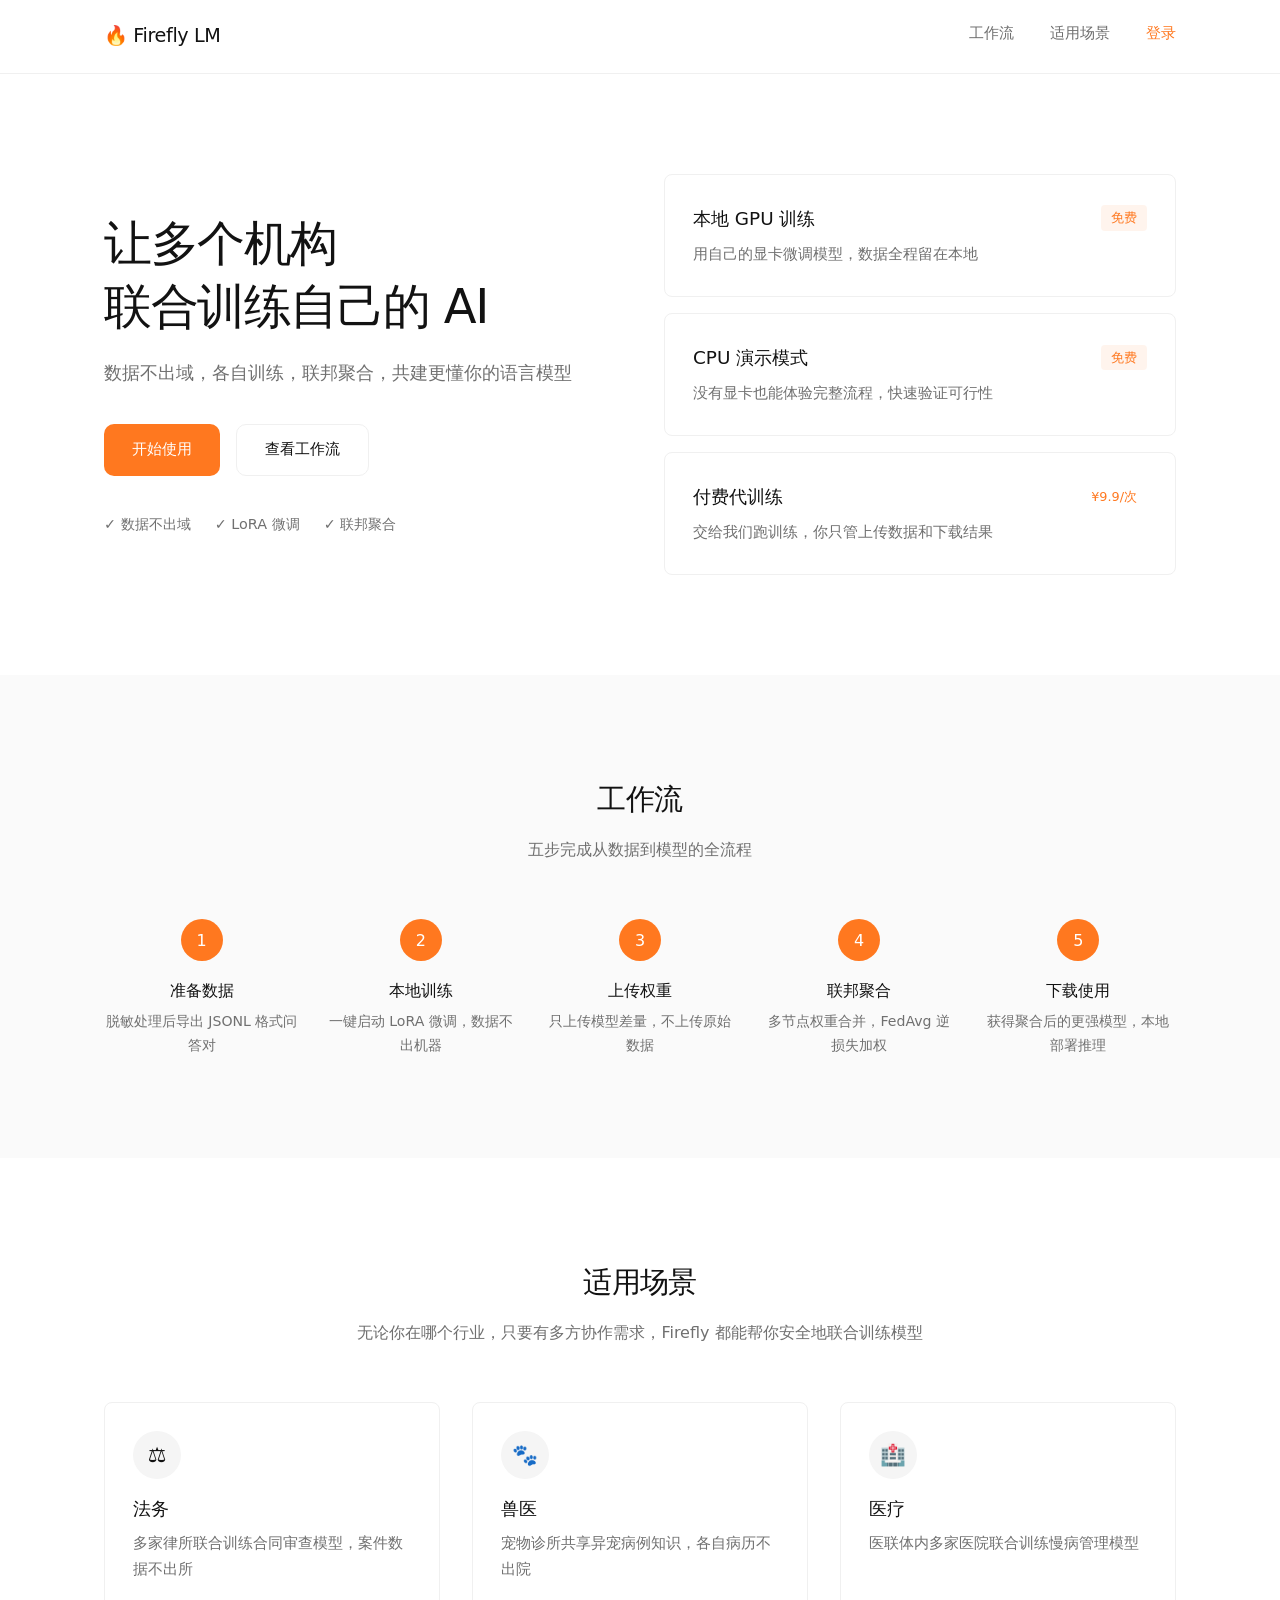
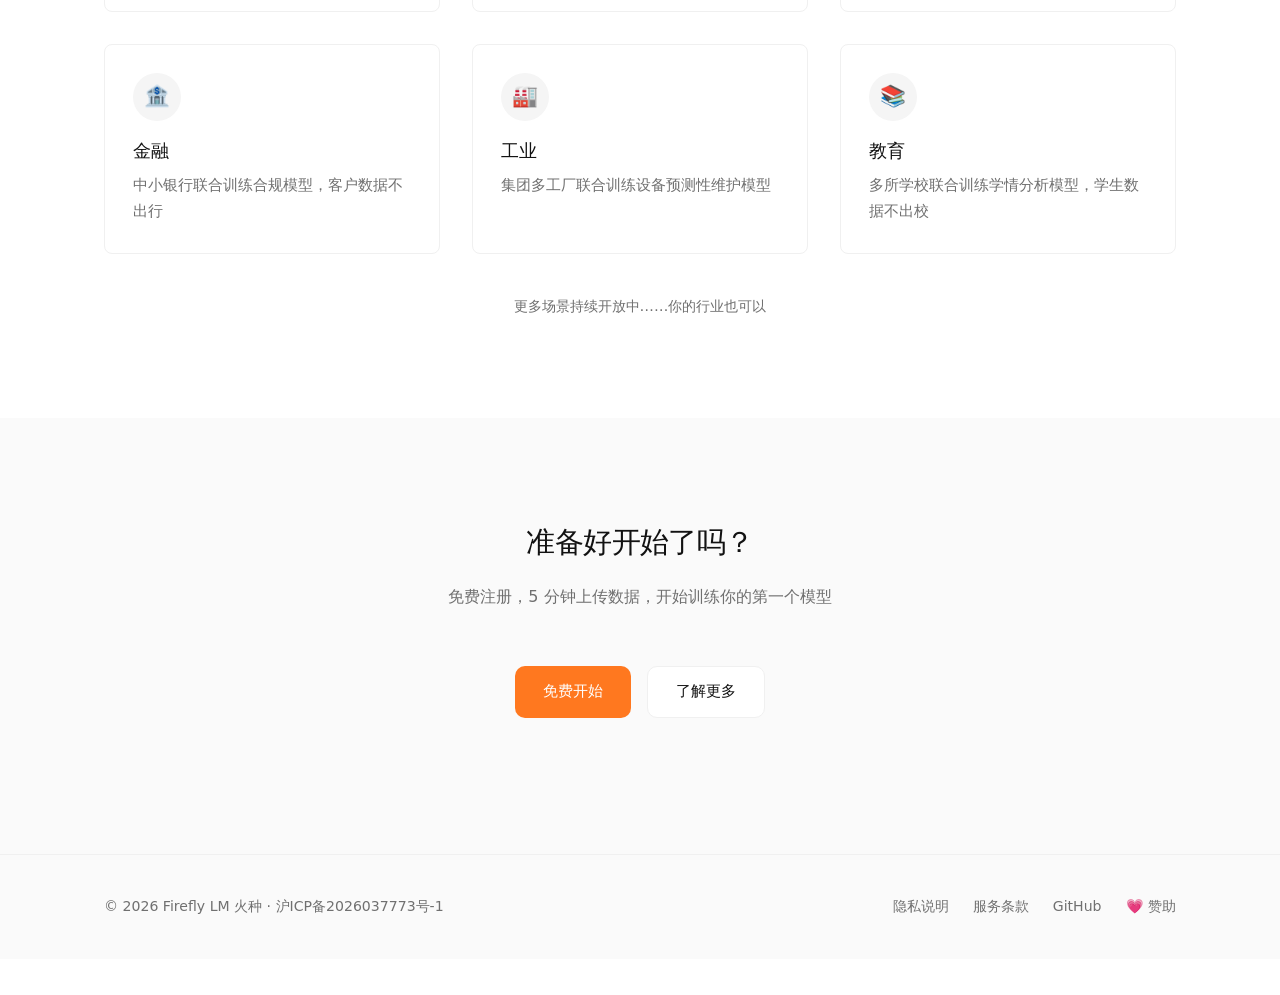
<file: index.html>
<!DOCTYPE html>
<html lang="zh">
<head>
  <meta charset="UTF-8">
  <meta name="viewport" content="width=device-width, initial-scale=1.0">
  <meta name="description" content="Firefly LM 火种 - 让多个机构在不共享原始数据的前提下联合训练自己的 AI 模型。数据不出域，联邦聚合，共建更懂你的语言模型。">
  <meta name="keywords" content="联邦学习,LoRA微调,隐私保护,AI训练,Firefly LM,火种">
  <title>🔥 火种 Firefly LM — 让多个机构联合训练自己的 AI</title>
  <link rel="icon" href="data:image/svg+xml,<svg xmlns='http://www.w3.org/2000/svg' viewBox='0 0 100 100'><text y='.9em' font-size='90'>🔥</text></svg>">
  <link rel="stylesheet" href="style.css">
</head>
<body>

  <!-- ========== 导航栏 ========== -->
  <nav class="nav">
    <div class="container nav-inner">
      <a href="/" class="nav-logo">🔥 Firefly LM</a>
      <div class="nav-menu">
        <a href="#workflow">工作流</a>
        <a href="#scenes">适用场景</a>
        <a href="#" class="nav-login" onclick="openLogin()">登录</a>
      </div>
    </div>
  </nav>

  <!-- ========== Hero 首屏 ========== -->
  <section class="section section--light">
    <div class="container grid grid--hero">
      <div class="hero__left">
        <h1 class="hero__title">让多个机构<br>联合训练自己的 AI</h1>
        <p class="hero__subtitle">数据不出域，各自训练，联邦聚合，共建更懂你的语言模型</p>
        <div class="hero__actions">
          <a href="#" class="btn btn--primary" onclick="openLogin()">开始使用</a>
          <a href="#workflow" class="btn btn--secondary">查看工作流</a>
        </div>
        <div class="hero__meta">
          <span class="hero__meta-item">✓ 数据不出域</span>
          <span class="hero__meta-item">✓ LoRA 微调</span>
          <span class="hero__meta-item">✓ 联邦聚合</span>
        </div>
      </div>
      <div class="hero__right">
        <div class="card mode-card">
          <div class="mode-card__header">
            <h3>本地 GPU 训练</h3>
            <span class="tag tag--free">免费</span>
          </div>
          <p>用自己的显卡微调模型，数据全程留在本地</p>
        </div>
        <div class="card mode-card">
          <div class="mode-card__header">
            <h3>CPU 演示模式</h3>
            <span class="tag tag--free">免费</span>
          </div>
          <p>没有显卡也能体验完整流程，快速验证可行性</p>
        </div>
        <div class="card mode-card">
          <div class="mode-card__header">
            <h3>付费代训练</h3>
            <span class="tag tag--price">¥9.9/次</span>
          </div>
          <p>交给我们跑训练，你只管上传数据和下载结果</p>
        </div>
      </div>
    </div>
  </section>

  <!-- ========== 工作流 ========== -->
  <section id="workflow" class="section section--gray">
    <div class="container">
      <h2 class="section__title">工作流</h2>
      <p class="section__desc">五步完成从数据到模型的全流程</p>
      <div class="grid grid--workflow">
        <div class="step">
          <span class="step__number">1</span>
          <h3>准备数据</h3>
          <p>脱敏处理后导出 JSONL 格式问答对</p>
        </div>
        <div class="step">
          <span class="step__number">2</span>
          <h3>本地训练</h3>
          <p>一键启动 LoRA 微调，数据不出机器</p>
        </div>
        <div class="step">
          <span class="step__number">3</span>
          <h3>上传权重</h3>
          <p>只上传模型差量，不上传原始数据</p>
        </div>
        <div class="step">
          <span class="step__number">4</span>
          <h3>联邦聚合</h3>
          <p>多节点权重合并，FedAvg 逆损失加权</p>
        </div>
        <div class="step">
          <span class="step__number">5</span>
          <h3>下载使用</h3>
          <p>获得聚合后的更强模型，本地部署推理</p>
        </div>
      </div>
    </div>
  </section>

  <!-- ========== 适用场景 ========== -->
  <section id="scenes" class="section section--light">
    <div class="container">
      <h2 class="section__title">适用场景</h2>
      <p class="section__desc">无论你在哪个行业，只要有多方协作需求，Firefly 都能帮你安全地联合训练模型</p>
      <div class="grid grid--3">
        <div class="card scenario-card">
          <div class="scenario-icon">⚖️</div>
          <h3>法务</h3>
          <p>多家律所联合训练合同审查模型，案件数据不出所</p>
        </div>
        <div class="card scenario-card">
          <div class="scenario-icon">🐾</div>
          <h3>兽医</h3>
          <p>宠物诊所共享异宠病例知识，各自病历不出院</p>
        </div>
        <div class="card scenario-card">
          <div class="scenario-icon">🏥</div>
          <h3>医疗</h3>
          <p>医联体内多家医院联合训练慢病管理模型</p>
        </div>
        <div class="card scenario-card">
          <div class="scenario-icon">🏦</div>
          <h3>金融</h3>
          <p>中小银行联合训练合规模型，客户数据不出行</p>
        </div>
        <div class="card scenario-card">
          <div class="scenario-icon">🏭</div>
          <h3>工业</h3>
          <p>集团多工厂联合训练设备预测性维护模型</p>
        </div>
        <div class="card scenario-card">
          <div class="scenario-icon">📚</div>
          <h3>教育</h3>
          <p>多所学校联合训练学情分析模型，学生数据不出校</p>
        </div>
      </div>
      <p class="section__footnote">更多场景持续开放中……你的行业也可以</p>
    </div>
  </section>

  <!-- ========== CTA 区块 ========== -->
  <section class="section section--gray">
    <div class="container cta-center">
      <h2 class="section__title">准备好开始了吗？</h2>
      <p class="section__desc">免费注册，5 分钟上传数据，开始训练你的第一个模型</p>
      <div class="hero__actions" style="justify-content:center;">
        <a href="#" class="btn btn--primary" onclick="openLogin()">免费开始</a>
        <a href="#scenes" class="btn btn--secondary">了解更多</a>
      </div>
    </div>
  </section>

  <!-- ========== 页脚 ========== -->
  <footer class="footer">
    <div class="container footer-inner">
      <p class="footer-text">© 2026 Firefly LM 火种 · <a href="https://beian.miit.gov.cn" target="_blank" rel="noopener" class="footer-icp">沪ICP备2026037773号-1</a></p>
      <div class="footer-links">
        <a href="javascript:openPrivacy()" class="footer-link">隐私说明</a>
        <a href="#" class="footer-link">服务条款</a>
        <a href="https://github.com/firefly-lm-org" target="_blank" rel="noopener" class="footer-link">GitHub</a>
        <a href="https://ifdian.net/a/firefly-lm" target="_blank" rel="noopener" class="footer-link">💗 赞助</a>
      </div>
    </div>
  </footer>

  <!-- ========== 登录弹窗 ========== -->
  <div id="loginModal" class="modal">
    <div class="modal-overlay" onclick="closeModal()"></div>
    <div class="modal-box">
      <span class="modal-close" onclick="closeModal()">×</span>
      <h3 class="modal-title">登录 Firefly LM</h3>
      <p class="modal-sub">使用用户名登录或注册新账号</p>
      <div class="modal-form" id="loginForm">
        <input type="text" placeholder="用户名" class="modal-input" id="loginEmail" autocomplete="username">
        <input type="password" placeholder="密码" class="modal-input" id="loginPwd">
        <button class="btn btn--primary btn--full" onclick="handleLogin()">登录</button>
        <p class="modal-switch">没有账号？<a href="javascript:switchToRegister()">注册</a></p>
      </div>
      <div class="modal-form" id="registerForm" style="display:none;">
        <input type="text" placeholder="设置用户名" class="modal-input" id="regEmail" autocomplete="username">
        <input type="password" placeholder="密码（至少 6 位）" class="modal-input" id="regPwd">
        <input type="password" placeholder="确认密码" class="modal-input" id="regPwd2">
        <button class="btn btn--primary btn--full" onclick="handleRegister()">注册</button>
        <p class="modal-switch">已有账号？<a href="javascript:switchToLogin()">登录</a></p>
      </div>
    </div>
  </div>

  <!-- ========== 隐私弹窗 ========== -->
  <div id="privacyModal" class="modal">
    <div class="modal-overlay" onclick="closeModal()"></div>
    <div class="modal-box modal-box--large">
      <span class="modal-close" onclick="closeModal()">×</span>
      <h3 class="modal-title">隐私说明</h3>
      <div class="privacy-content">
        <h4>本地 GPU 训练</h4>
        <p>您的原始训练数据始终保留在本地，Firefly 只接收模型权重差量（LoRA adapter），无法还原原始数据。数据不出本机。</p>
        <h4>CPU 演示模式</h4>
        <p>使用此模式时，您的训练数据需上传至服务器进行 CPU 训练。训练完成后，您可选择删除服务器上的数据副本。我们不会将您的数据用于训练以外的任何目的。</p>
        <h4>付费代训练</h4>
        <p>使用此模式时，您的数据将上传至服务器并由 GPU 完成训练。训练完成后数据将被清除。所有数据传输均通过加密通道完成。</p>
        <h4>联邦聚合</h4>
        <p>多节点上传的权重在服务器端做 FedAvg 聚合，聚合后的模型分发给所有参与者。无论哪种训练模式，上传的均为模型权重差量，非原始数据。</p>
        <h4>可随时退出</h4>
        <p>您可以随时停止参与联邦训练，删除已上传的权重，并清除账户关联的所有数据。</p>
        <h4>审计日志</h4>
        <p>所有数据上传、聚合、下载操作均有完整审计记录，您可随时在工作台查看。</p>
      </div>
    </div>
  </div>

  <script src="api.js"></script>
</body>
</html>
</file>
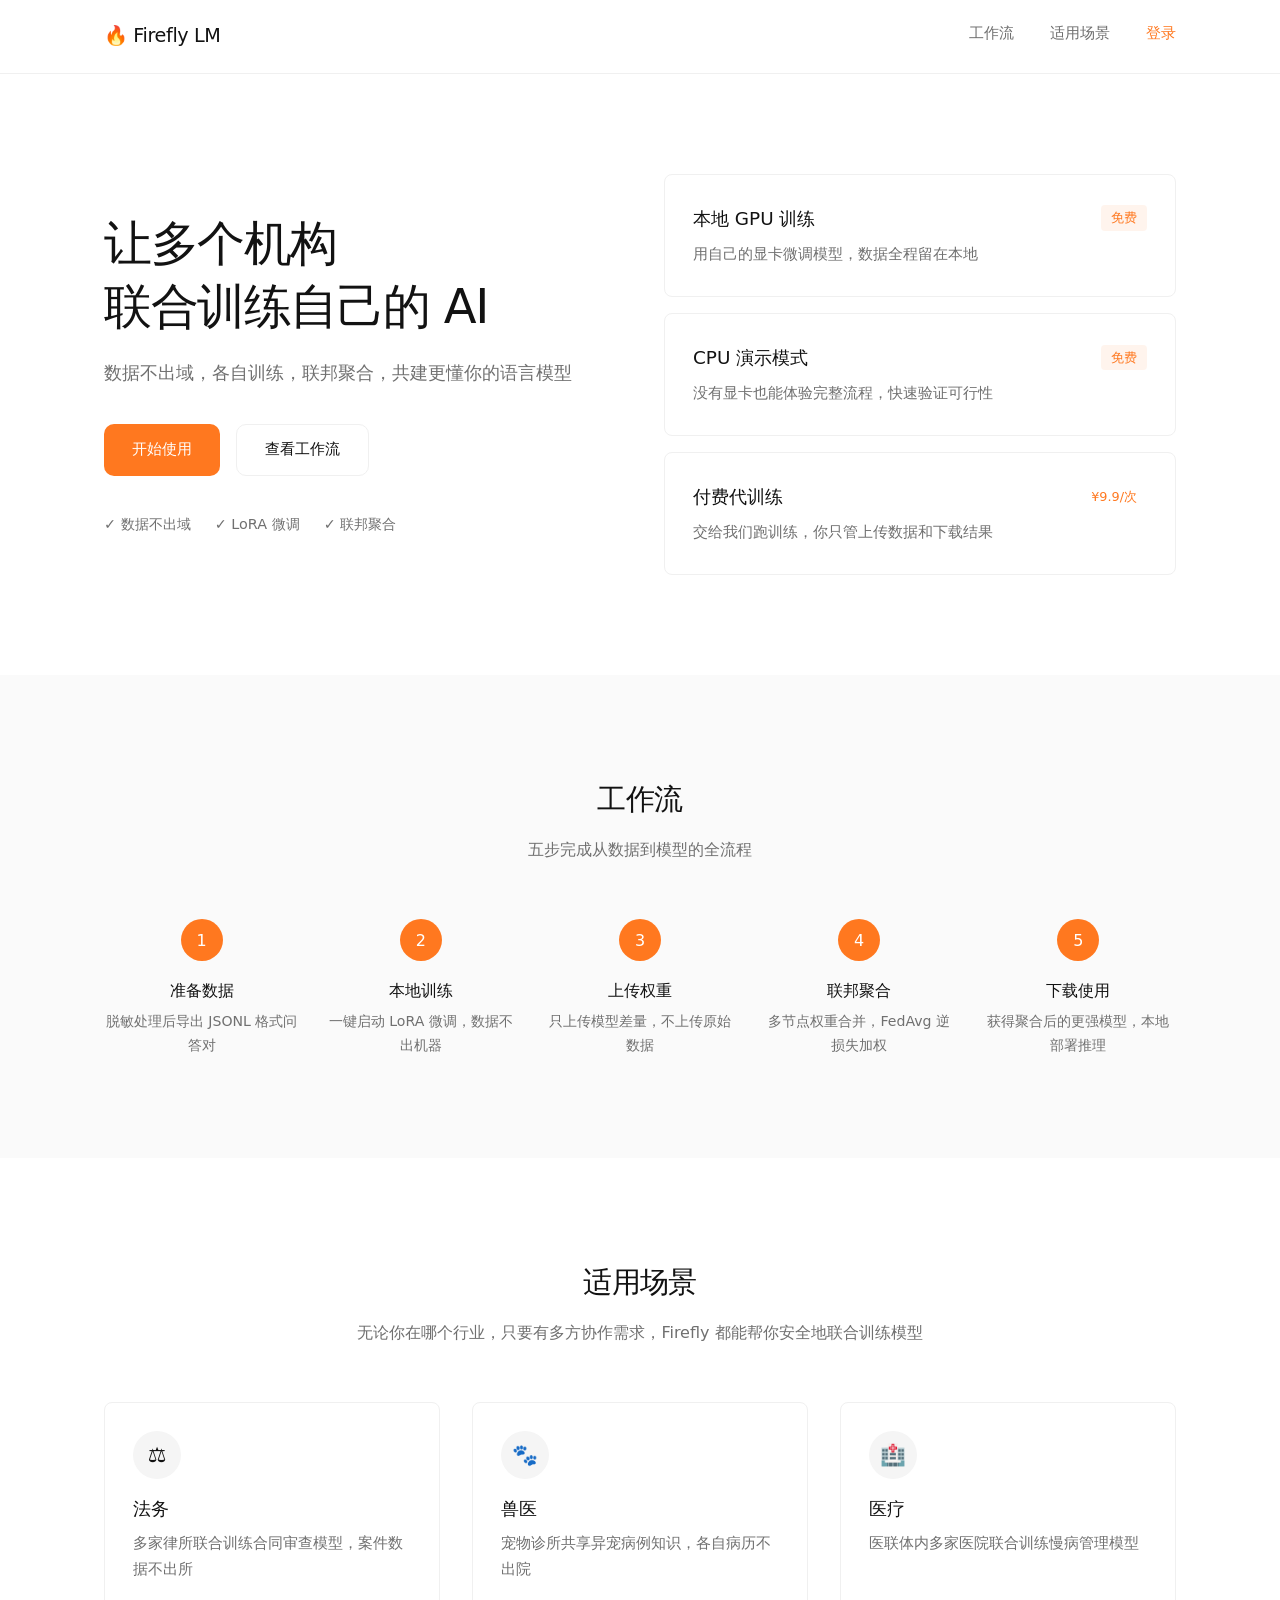
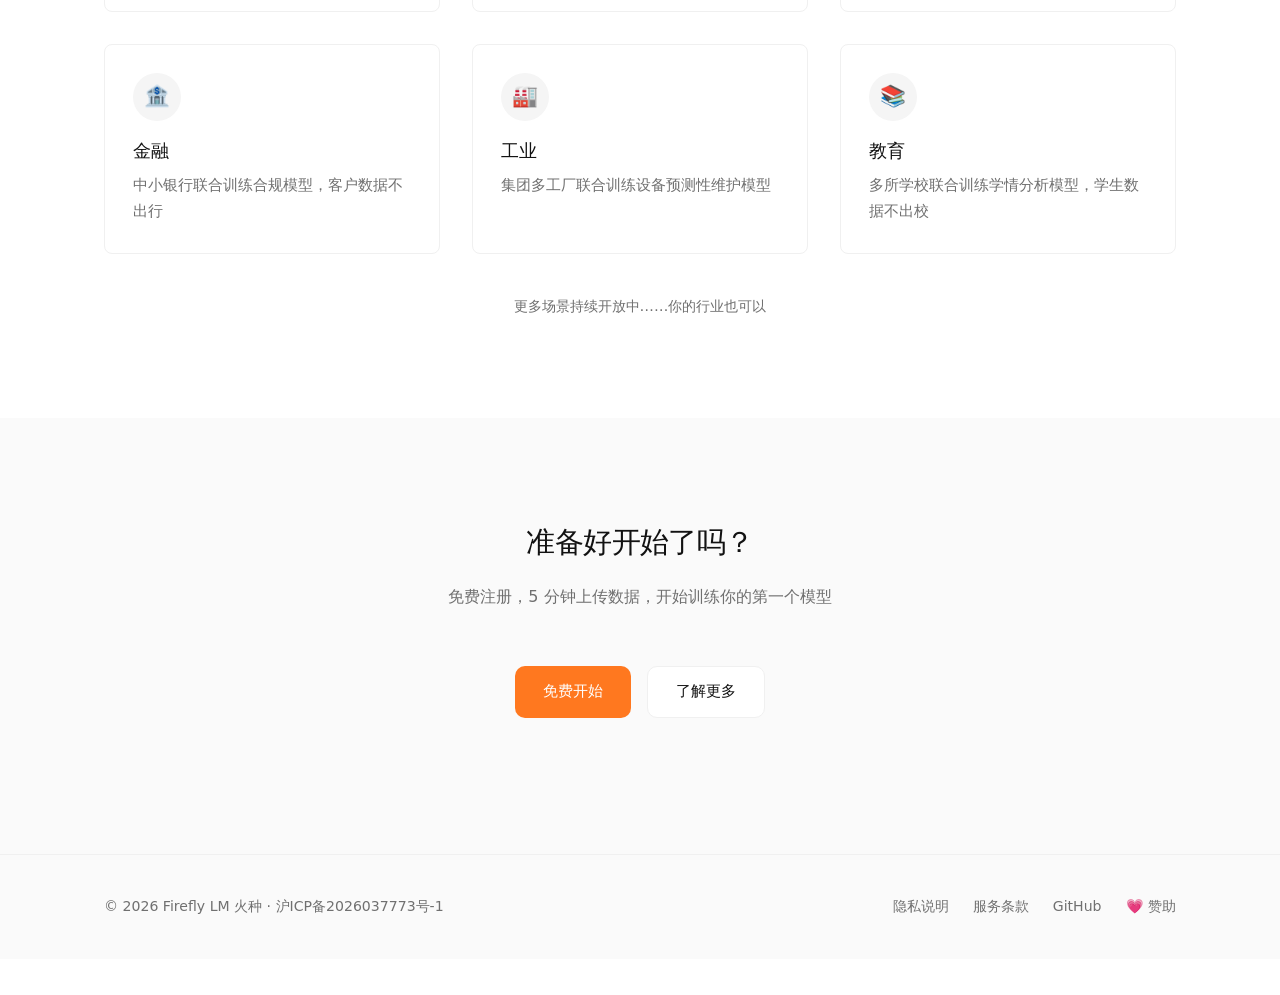
<file: workspace.html>
<!DOCTYPE html>
<html lang="zh">
<head>
  <meta charset="UTF-8">
  <meta name="viewport" content="width=device-width, initial-scale=1.0">
  <title>工作台 — Firefly LM</title>
  <link rel="icon" href="data:image/svg+xml,<svg xmlns='http://www.w3.org/2000/svg' viewBox='0 0 100 100'><text y='.9em' font-size='90'>🔥</text></svg>">
  <link rel="stylesheet" href="style.css">
</head>
<body>

  <nav class="nav">
    <div class="container nav-inner">
      <a href="/" class="nav-logo">🔥 Firefly LM</a>
      <div class="nav-menu">
        <a href="/" id="navHome">首页</a>
        <span class="nav-user" id="navUserName">
          <span id="wsNavUserName">加载中...</span>
        </span>
        <a href="javascript:logout()" class="nav-login">退出</a>
      </div>
    </div>
  </nav>

  <div class="ws-layout">
    <aside class="ws-sidebar">
      <div class="ws-user" id="wsUserInfo">
        <span class="ws-user-avatar">👤</span>
        <span class="ws-user-name" id="wsUserName">加载中...</span>
      </div>
      <nav class="ws-nav">
        <a href="#panel-data" class="ws-nav-item active" onclick="switchPanel('panel-data')">📤 数据上传</a>
        <a href="#panel-seed" class="ws-nav-item" onclick="switchPanel('panel-seed')">🌱 种子生成</a>
        <a href="#panel-train" class="ws-nav-item" onclick="switchPanel('panel-train')">🎯 训练管理</a>
        <a href="#panel-agg" class="ws-nav-item" onclick="switchPanel('panel-agg')">🔗 联邦聚合</a>
        <a href="#panel-download" class="ws-nav-item" onclick="switchPanel('panel-download')">📦 模型下载</a>
        <a href="#panel-chat" class="ws-nav-item" onclick="switchPanel('panel-chat')">💬 推理聊天</a>
        <a href="#panel-points" class="ws-nav-item" onclick="switchPanel('panel-points')">⭐ 积分管理</a>
        <a href="#panel-audit" class="ws-nav-item" onclick="switchPanel('panel-audit')">📋 审计日志</a>
        <a href="javascript:void(0)" class="ws-nav-item" onclick="openDomainModal()">🏷️ 自定义领域</a>
      </nav>
    </aside>

    <main class="ws-main">

      <section id="panel-data" class="ws-panel active">
        <h2 class="ws-panel-title">数据上传</h2>
        <p class="ws-panel-desc">上传脱敏后的 JSONL 格式问答对文件。每行一个 JSON 对象，包含 question 和 answer 字段。</p>
        <div class="ws-card">
          <div class="ws-form-row">
            <label class="ws-label">领域</label>
            <select id="dataDomain" class="ws-select">
              <option value="law">法务</option>
              <option value="vet_feline">兽医（猫内科）</option>
              <option value="vet_exotic">兽医（异宠）</option>
              <option value="med_chronic">医疗（慢病）</option>
              <option value="fin_compliance">金融（合规）</option>
              <option value="ind_equipment">工业（设备维护）</option>
              <option value="edu_analysis">教育（学情分析）</option>
            </select>
          </div>
          <div class="ws-form-row">
            <label class="ws-label">JSONL 文件</label>
            <div class="ws-upload-zone" id="uploadZone">
              <p>点击选择或拖拽文件到此处</p>
              <input type="file" id="dataFile" accept=".jsonl,.json,.txt" style="display:none;">
            </div>
          </div>
          <div class="ws-form-row">
            <label class="ws-label">数据领域</label>
            <select id="uploadDomain" class="ws-select"></select>
            <button class="btn btn--text" onclick="openDomainModal()">自定义领域</button>
          </div>
          <div id="uploadResult" class="ws-result"></div>
          <button class="btn btn--primary" onclick="handleUpload()">上传数据</button>
          <div class="ws-divider"></div>
          <h4 class="ws-subtitle">🤖 用智谱生成补充数据</h4>
          <p class="ws-panel-desc ws-panel-desc--sm">调用智谱 GLM 基于该领域生成同类问答对，自动存入数据池（需服务器配置 ZHIPU_API_KEY）。</p>
          <div class="ws-form-row">
            <label class="ws-label">生成条数</label>
            <input type="number" id="augCount" class="ws-input" value="10" min="1" max="50" style="max-width:120px;">
          </div>
          <div class="ws-form-row">
            <label class="ws-label">补充要求（可选）</label>
            <input type="text" id="augPrompt" class="ws-input" placeholder="例如：更口语化、含法律条文引用">
          </div>
          <button class="btn btn--secondary" onclick="handleAugment()">生成补充数据</button>
          <div id="augResult" class="ws-result"></div>
          <div id="augPreview" class="ws-aug-preview"></div>
        </div>
      </section>

      <section id="panel-seed" class="ws-panel">
        <h2 class="ws-panel-title">种子数据生成</h2>
        <p class="ws-panel-desc">没有训练数据？让系统调用智谱 API 自动生成 60 条高质量问答对。</p>
        <div class="ws-card">
          <div class="ws-form-row">
            <label class="ws-label">生成领域</label>
            <select id="seedDomain" class="ws-select">
              <option value="law">法务</option>
              <option value="vet_feline">兽医（猫内科）</option>
              <option value="vet_exotic">兽医（异宠）</option>
              <option value="med_chronic">医疗（慢病）</option>
              <option value="fin_compliance">金融（合规）</option>
              <option value="ind_equipment">工业（设备维护）</option>
              <option value="edu_analysis">教育（学情分析）</option>
            </select>
          </div>
          <div id="seedResult" class="ws-result"></div>
          <button class="btn btn--primary" onclick="handleGenerate()">生成种子数据</button>
        </div>
      </section>

      <section id="panel-train" class="ws-panel">
        <h2 class="ws-panel-title">训练管理</h2>
        <p class="ws-panel-desc">启动 LoRA 微调训练任务，实时查看训练进度。</p>
        <div class="ws-card">
          <div class="ws-form-row">
            <label class="ws-label">训练领域</label>
            <select id="trainDomain" class="ws-select">
              <option value="law">法务</option>
              <option value="vet_feline">兽医（猫内科）</option>
              <option value="vet_exotic">兽医（异宠）</option>
              <option value="med_chronic">医疗（慢病）</option>
              <option value="fin_compliance">金融（合规）</option>
              <option value="ind_equipment">工业（设备维护）</option>
              <option value="edu_analysis">教育（学情分析）</option>
            </select>
          </div>
          <div class="ws-form-row">
            <label class="ws-label">训练模式</label>
            <div class="ws-radio-group" onchange="togglePaidArea()">
              <label class="ws-radio"><input type="radio" name="trainMode" value="gpu" checked> 本地 GPU（免费）</label>
              <label class="ws-radio"><input type="radio" name="trainMode" value="cpu"> CPU 演示（免费）</label>
              <label class="ws-radio"><input type="radio" name="trainMode" value="proxy"> 代训练 ¥9.9/次</label>
            </div>
          </div>
          <div id="paidTrainArea" class="ws-paid-area" style="display:none;">
            <div class="ws-form-row">
              <label class="ws-label">支付方式</label>
              <select id="payChannel" class="ws-select">
                <option value="wechat">微信支付</option>
                <option value="alipay">支付宝</option>
              </select>
            </div>
            <div class="ws-form-row ws-btn-row">
              <button class="btn btn--primary" onclick="startPaidPayment()">去支付 ¥9.9</button>
            </div>
            <div id="paidResult" class="ws-result"></div>
          </div>
          <div class="ws-form-row ws-btn-row">
            <button class="btn btn--primary" onclick="handleStartTraining()">启动训练</button>
          </div>
          <div id="trainProgress" class="ws-result"></div>
          <canvas id="lossChart" class="ws-loss-chart"></canvas>
          <div class="ws-history">
            <h4>训练历史</h4>
            <table class="ws-table" id="trainHistoryTable">
              <thead><tr><th>任务 ID</th><th>领域</th><th>状态</th><th>进度</th></tr></thead>
              <tbody id="trainHistoryBody"></tbody>
            </table>
          </div>
        </div>
        <div class="ws-card ws-card--alt">
          <h3 class="ws-card-title">⚡ 一键训练</h3>
          <p class="ws-panel-desc ws-panel-desc--sm">自动准备真实数据并提交训练任务；同领域满 3 个完成任务后自动联邦聚合。</p>
          <div class="ws-form-row">
            <label class="ws-label">数据来源</label>
            <div class="ws-radio-group">
              <label class="ws-radio"><input type="radio" name="ocSource" value="seed" checked> 种子数据（系统生成）</label>
              <label class="ws-radio"><input type="radio" name="ocSource" value="zhipu"> 智谱生成（需 ZHIPU_API_KEY）</label>
              <label class="ws-radio"><input type="radio" name="ocSource" value="pool"> 数据池已有</label>
            </div>
          </div>
          <div class="ws-form-row">
            <label class="ws-label">生成条数（智谱/数据池）</label>
            <input type="number" id="ocCount" class="ws-input" value="20" min="1" max="50" style="max-width:120px;">
          </div>
          <div class="ws-form-row">
            <label class="ws-check"><input type="checkbox" id="ocAuto" checked> 自动聚合（满 3 个完成任务时）</label>
          </div>
          <div class="ws-form-row ws-btn-row">
            <button class="btn btn--primary" onclick="handleOneClickTrain()">⚡ 启动一键训练</button>
          </div>
          <div id="ocResult" class="ws-result"></div>
        </div>
      </section>

      <section id="panel-agg" class="ws-panel">
        <h2 class="ws-panel-title">联邦聚合</h2>
        <p class="ws-panel-desc">当同领域有 2 个以上完成的训练任务时，可以触发 FedAvg 逆损失加权聚合。</p>
        <div class="ws-card">
          <div class="ws-form-row">
            <label class="ws-label">聚合领域</label>
            <select id="aggDomain" class="ws-select">
              <option value="law">法务</option>
              <option value="vet_feline">兽医（猫内科）</option>
              <option value="vet_exotic">兽医（异宠）</option>
              <option value="med_chronic">医疗（慢病）</option>
              <option value="fin_compliance">金融（合规）</option>
              <option value="ind_equipment">工业（设备维护）</option>
              <option value="edu_analysis">教育（学情分析）</option>
            </select>
          </div>
          <div id="aggResult" class="ws-result"></div>
          <button class="btn btn--primary" onclick="handleAggregate()">触发聚合</button>
          <div class="ws-history">
            <h4>聚合轮次</h4>
            <table class="ws-table" id="aggHistoryTable">
              <thead><tr><th>轮次 ID</th><th>领域</th><th>创建时间</th><th>操作</th></tr></thead>
              <tbody id="aggHistoryBody"></tbody>
            </table>
          </div>
        </div>
      </section>

      <section id="panel-download" class="ws-panel">
        <h2 class="ws-panel-title">模型下载</h2>
        <p class="ws-panel-desc">下载聚合后的模型权重文件，用于本地部署推理。</p>
        <div class="ws-card">
          <div class="ws-form-row">
            <label class="ws-label">轮次 ID</label>
            <input type="text" id="downloadRoundId" class="ws-input" placeholder="例如 agg_law_r1">
          </div>
          <div id="downloadResult" class="ws-result"></div>
          <button class="btn btn--primary" onclick="handleDownload()">下载权重</button>
        </div>
      </section>

      <section id="panel-chat" class="ws-panel">
        <h2 class="ws-panel-title">推理聊天</h2>
        <p class="ws-panel-desc">测试模型效果。推理服务采用三级降级链：本地模型 → 智谱 API → 关键词匹配。</p>
        <div class="ws-card ws-chat-card">
          <div class="ws-form-row">
            <label class="ws-label">适配器 ID（可选）</label>
            <input type="text" id="chatAdapterId" class="ws-input" placeholder="留空使用基座模型">
          </div>
          <div class="ws-chat-box" id="chatBox">
            <div class="ws-chat-msg ws-chat-msg--bot">你好！我是 Firefly LM，请问有什么可以帮你的？</div>
          </div>
          <div class="ws-chat-input-row">
            <input type="text" id="chatInput" class="ws-input ws-chat-input" placeholder="输入你的问题..." onkeydown="if(event.key==='Enter')handleChatSend()">
            <button class="btn btn--primary" onclick="handleChatSend()">发送</button>
          </div>
        </div>
      </section>

      <section id="panel-points" class="ws-panel">
        <h2 class="ws-panel-title">积分管理</h2>
        <p class="ws-panel-desc">完成任务获得积分，下载权重消耗积分。</p>
        <div class="ws-card">
          <div class="ws-points-display">
            <div class="ws-points-num" id="pointsBalance">--</div>
            <div class="ws-points-label">当前积分</div>
          </div>
          <div class="ws-history">
            <h4>积分流水</h4>
            <table class="ws-table" id="pointsHistoryTable">
              <thead><tr><th>时间</th><th>变动</th><th>原因</th></tr></thead>
              <tbody id="pointsHistoryBody"></tbody>
            </table>
          </div>
          <button class="btn btn--secondary" onclick="loadBalance()">刷新</button>
        </div>
      </section>

      <section id="panel-audit" class="ws-panel">
        <h2 class="ws-panel-title">审计日志</h2>
        <p class="ws-panel-desc">查看你的所有操作记录，包括数据上传、训练、聚合、下载等。</p>
        <div class="ws-card">
          <div class="ws-history">
            <table class="ws-table" id="auditTable">
              <thead><tr><th>时间</th><th>操作</th><th>详情</th></tr></thead>
              <tbody id="auditBody"></tbody>
            </table>
          </div>
          <button class="btn btn--secondary" onclick="loadAuditLogs()">刷新</button>
        </div>
      </section>

    </main>
  </div>

  <!-- 自定义领域弹窗 -->
  <div class="ff-modal-mask" id="domainModalMask" onclick="if(event.target===this)closeDomainModal()">
    <div class="ff-modal">
      <div class="ff-modal-head"><h3>自定义领域</h3><button class="ff-modal-close" onclick="closeDomainModal()">×</button></div>
      <div class="ff-modal-body">
        <div class="ws-form-row">
          <label class="ws-label">领域标识（英文，如 vet_bird）</label>
          <input type="text" id="domName" class="ws-input" placeholder="vet_bird">
        </div>
        <div class="ws-form-row">
          <label class="ws-label">展示名称（中文）</label>
          <input type="text" id="domLabel" class="ws-input" placeholder="兽医（鸟类）">
        </div>
        <div class="ws-form-row">
          <label class="ws-label">说明（可选）</label>
          <input type="text" id="domDesc" class="ws-input" placeholder="该领域简介">
        </div>
        <button class="btn btn--primary" onclick="handleDomainSubmit()">提交审核</button>
        <div id="domSubmitResult" class="ws-result"></div>
        <h4 class="ws-subtitle">我的领域</h4>
        <div id="myDomains" class="ws-domain-list"></div>
        <div id="adminReviewBox" style="display:none;">
          <h4 class="ws-subtitle">待审核（管理员）</h4>
          <div id="pendingDomains" class="ws-domain-list"></div>
        </div>
      </div>
    </div>
  </div>

  <!-- 支付弹窗 -->
  <div class="ff-modal-mask" id="payModalMask" onclick="if(event.target===this)closePayModal()">
    <div class="ff-modal">
      <div class="ff-modal-head"><h3>代训练支付</h3><button class="ff-modal-close" onclick="closePayModal()">×</button></div>
      <div class="ff-modal-body" id="payModalBody"></div>
    </div>
  </div>

  <footer class="ws-footer">
    <span id="ff-sys-health">🔥 系统健康</span>
    <span class="ws-footer-sep">|</span>
    <span id="ff-worker-status">⚡ 推理引擎: 检测中...</span>
    <span class="ws-footer-sep">|</span>
    <span id="ff-points">💰 积分: --</span>
    <span class="ws-footer-sep">|</span>
    <a href="https://beian.miit.gov.cn" target="_blank" rel="noopener" class="ws-footer-link">沪ICP备2026037773号-1</a>
    <span class="ws-footer-sep">|</span>
    <a href="https://ifdian.net/a/firefly-lm" target="_blank" rel="noopener" class="ws-footer-link">💗 赞助</a>
  </footer>

  <script src="api.js"></script>
  <script>
    /* ---------- 工作台逻辑 ---------- */
    function logout() {
      if (typeof clearToken === 'function') {
        clearToken();
      } else {
        localStorage.removeItem('firefly_token');
      }
      location.href = '/';
    }

    function switchPanel(panelId) {
      document.querySelectorAll('.ws-panel').forEach(function (p) {
        p.classList.remove('active');
      });
      document.querySelectorAll('.ws-nav-item').forEach(function (n) {
        n.classList.remove('active');
      });
      var panel = document.getElementById(panelId);
      if (panel) panel.classList.add('active');
      event.target.classList.add('active');
    }

    /* 上传区拖拽 */
    document.addEventListener('DOMContentLoaded', function () {
      var token = localStorage.getItem('firefly_token');
      if (!token) {
        location.href = '/';
        return;
      }
      loadBalance();
      refreshDomainSelects();
      togglePaidArea();

      var zone = document.getElementById('uploadZone');
      var fileInput = document.getElementById('dataFile');
      if (zone && fileInput) {
        zone.addEventListener('click', function () { fileInput.click(); });
        zone.addEventListener('dragover', function (e) { e.preventDefault(); zone.style.borderColor = 'var(--brand-orange)'; });
        zone.addEventListener('dragleave', function () { zone.style.borderColor = ''; });
        zone.addEventListener('drop', function (e) {
          e.preventDefault();
          zone.style.borderColor = '';
          if (e.dataTransfer.files.length) {
            fileInput.files = e.dataTransfer.files;
            zone.querySelector('p').textContent = e.dataTransfer.files[0].name;
          }
        });
        fileInput.addEventListener('change', function () {
          if (fileInput.files.length) {
            zone.querySelector('p').textContent = fileInput.files[0].name;
          }
        });
      }
    });

    async function handleUpload() {
      var fileInput = document.getElementById('dataFile');
      var resultDiv = document.getElementById('uploadResult');
      var domSel = document.getElementById('uploadDomain');
      if (domSel) localStorage.setItem('ff_last_domain', domSel.value || 'law');
      if (!fileInput.files.length) {
        resultDiv.innerHTML = '<span class="ws-alert ws-alert--warn">请先选择文件</span>';
        return;
      }
      resultDiv.innerHTML = '<span class="ws-loading">上传中...</span>';
      try {
        var res = await uploadFile(fileInput.files[0]);
        resultDiv.innerHTML = '<span class="ws-alert ws-alert--success">上传成功：' + (res.lines || res.filename || '已保存') + '</span>';
      } catch (e) {
        resultDiv.innerHTML = '<span class="ws-alert ws-alert--error">上传失败：' + e.message + '</span>';
      }
    }

    async function handleGenerate() {
      var domain = document.getElementById('seedDomain').value;
      var resultDiv = document.getElementById('seedResult');
      resultDiv.innerHTML = '<span class="ws-loading">生成中，约需 1-2 分钟...</span>';
      try {
        var res = await generateSeedData(domain);
        var preview = res.preview || [];
        var html = '<span class="ws-alert ws-alert--success">生成 ' + (res.count || 0) + ' 条数据</span>';
        if (preview.length) {
          html += '<div class="ws-preview">';
          preview.forEach(function (item) {
            html += '<div class="ws-preview-item"><strong>Q:</strong> ' + (item.question || '').substring(0, 60) + '</div>';
          });
          html += '</div>';
        }
        resultDiv.innerHTML = html;
      } catch (e) {
        resultDiv.innerHTML = '<span class="ws-alert ws-alert--error">生成失败：' + e.message + '</span>';
      }
    }

    async function handleStartTraining() {
      var domain = document.getElementById('trainDomain').value;
      var mode = document.querySelector('input[name="trainMode"]:checked').value;
      var resultDiv = document.getElementById('trainProgress');
      resultDiv.innerHTML = '<span class="ws-loading">提交训练任务...</span>';
      try {
        var res = await startTraining(domain, mode);
        var taskId = res.task_id || res.id || 'unknown';
        resultDiv.innerHTML = '<span class="ws-alert ws-alert--success">任务已创建：' + taskId + '</span>';
        pollTrainingStatus(taskId);
        addTrainHistory(taskId, domain, 'pending', 0);
      } catch (e) {
        resultDiv.innerHTML = '<span class="ws-alert ws-alert--error">启动失败：' + e.message + '</span>';
      }
    }

    var pollTimer = null;
    var lossPoints = [];
    function addLossPoint(step, loss) {
      lossPoints.push({ step: step, loss: loss });
      drawLossChart();
    }
    function drawLossChart() {
      var canvas = document.getElementById('lossChart');
      if (!canvas) return;
      var cw = canvas.clientWidth || 600;
      var ch = 200;
      canvas.width = cw * 2;
      canvas.height = ch * 2;
      var ctx = canvas.getContext('2d');
      ctx.scale(2, 2);
      ctx.clearRect(0, 0, cw, ch);
      if (lossPoints.length < 2) {
        ctx.fillStyle = '#999';
        ctx.font = '13px system-ui';
        ctx.fillText('等待训练数据...', 12, 24);
        return;
      }
      var losses = lossPoints.map(function (p) { return p.loss; });
      var minLoss = Math.min.apply(null, losses);
      var maxLoss = Math.max.apply(null, losses);
      var range = (maxLoss - minLoss) || 1;
      ctx.strokeStyle = '#F0F0F0';
      ctx.lineWidth = 1;
      for (var i = 0; i <= 4; i++) {
        var y = (ch / 4) * i;
        ctx.beginPath(); ctx.moveTo(0, y); ctx.lineTo(cw, y); ctx.stroke();
      }
      ctx.strokeStyle = '#FF781F';
      ctx.lineWidth = 2;
      ctx.beginPath();
      lossPoints.forEach(function (p, i) {
        var x = (i / (lossPoints.length - 1)) * (cw - 40) + 20;
        var y = ch - 20 - ((p.loss - minLoss) / range) * (ch - 40);
        if (i === 0) ctx.moveTo(x, y); else ctx.lineTo(x, y);
      });
      ctx.stroke();
      var last = lossPoints[lossPoints.length - 1];
      ctx.fillStyle = '#FF781F';
      ctx.font = '12px system-ui';
      ctx.fillText('Loss: ' + last.loss.toFixed(3), cw - 110, 20);
    }
    function pollTrainingStatus(taskId) {
      if (pollTimer) clearInterval(pollTimer);
      lossPoints = [];
      pollTimer = setInterval(async function () {
        try {
          var res = await getTrainingStatus(taskId);
          var status = res.status || 'unknown';
          var progress = res.progress || 0;
          var loss = res.loss ? ' loss=' + res.loss.toFixed(4) : '';
          var resultDiv = document.getElementById('trainProgress');
          if (res.loss !== undefined && res.loss !== null) {
            addLossPoint(progress, res.loss);
          }
          if (status === 'completed') {
            clearInterval(pollTimer);
            resultDiv.innerHTML = '<span class="ws-alert ws-alert--success">训练完成！' + loss + '</span>';
            updateTrainHistory(taskId, 'completed', 100);
            loadBalance();
          } else if (status === 'failed') {
            clearInterval(pollTimer);
            resultDiv.innerHTML = '<span class="ws-alert ws-alert--error">训练失败</span>';
            updateTrainHistory(taskId, 'failed', 0);
          } else {
            resultDiv.innerHTML = '<span class="ws-loading">训练中... ' + progress + '%' + loss + '</span>';
            updateTrainHistory(taskId, status, progress);
          }
        } catch (e) {
          clearInterval(pollTimer);
        }
      }, 5000);
    }

    function addTrainHistory(taskId, domain, status, progress) {
      var tbody = document.getElementById('trainHistoryBody');
      var row = document.createElement('tr');
      row.id = 'train-row-' + taskId;
      row.innerHTML = '<td>' + taskId + '</td><td>' + domain + '</td><td class="ws-status">' + status + '</td><td>' + progress + '%</td>';
      tbody.prepend(row);
    }
    function updateTrainHistory(taskId, status, progress) {
      var row = document.getElementById('train-row-' + taskId);
      if (row) {
        row.querySelector('.ws-status').textContent = status;
        row.children[3].textContent = progress + '%';
      }
    }

    async function handleAggregate() {
      var domain = document.getElementById('aggDomain').value;
      var resultDiv = document.getElementById('aggResult');
      resultDiv.innerHTML = '<span class="ws-loading">聚合中...</span>';
      try {
        var res = await triggerAggregation(domain);
        if (res.status === 'ok' || res.round_id) {
          resultDiv.innerHTML = '<span class="ws-alert ws-alert--success">聚合成功！轮次：' + (res.round_id || '完成') + '</span>';
          addAggHistory(res.round_id || 'new', domain);
        } else {
          resultDiv.innerHTML = '<span class="ws-alert ws-alert--warn">' + (res.message || '无法聚合') + '</span>';
        }
      } catch (e) {
        resultDiv.innerHTML = '<span class="ws-alert ws-alert--error">聚合失败：' + e.message + '</span>';
      }
    }

    function addAggHistory(roundId, domain) {
      var tbody = document.getElementById('aggHistoryBody');
      var row = document.createElement('tr');
      var now = new Date().toLocaleString('zh-CN');
      row.innerHTML = '<td>' + roundId + '</td><td>' + domain + '</td><td>' + now + '</td><td><button class="btn btn--text" onclick="useAggId(\'' + roundId + '\')">下载</button></td>';
      tbody.prepend(row);
    }
    function useAggId(roundId) {
      document.getElementById('downloadRoundId').value = roundId;
      switchPanel('panel-download');
    }

    async function handleDownload() {
      var roundId = document.getElementById('downloadRoundId').value.trim();
      if (!roundId) {
        document.getElementById('downloadResult').innerHTML = '<span class="ws-alert ws-alert--warn">请输入轮次 ID</span>';
        return;
      }
      document.getElementById('downloadResult').innerHTML = '<span class="ws-loading">准备下载...</span>';
      try {
        downloadWeight(roundId);
        document.getElementById('downloadResult').innerHTML = '<span class="ws-alert ws-alert--success">下载已开始</span>';
      } catch (e) {
        document.getElementById('downloadResult').innerHTML = '<span class="ws-alert ws-alert--error">下载失败：' + e.message + '</span>';
      }
    }

    async function handleChatSend() {
      var input = document.getElementById('chatInput');
      var msg = input.value.trim();
      if (!msg) return;
      var chatBox = document.getElementById('chatBox');
      chatBox.innerHTML += '<div class="ws-chat-msg ws-chat-msg--user">' + escapeHtml(msg) + '</div>';
      input.value = '';
      chatBox.innerHTML += '<div class="ws-chat-msg ws-chat-msg--bot ws-chat-msg--loading">思考中...</div>';
      chatBox.scrollTop = chatBox.scrollHeight;
      var t0 = Date.now();
      try {
        var adapterId = document.getElementById('chatAdapterId').value.trim();
        var res = await chatSend([{ role: 'user', content: msg }], adapterId || null);
        var reply = '';
        if (res.choices && res.choices[0]) {
          reply = res.choices[0].message.content;
        } else if (res.reply) {
          reply = res.reply;
        } else {
          reply = JSON.stringify(res);
        }
        var elapsed = ((Date.now() - t0) / 1000).toFixed(1);
        var icon = elapsed < 10 ? '🟢' : (elapsed < 30 ? '🟡' : '🔴');
        var color = elapsed < 10 ? '#10B981' : (elapsed < 30 ? '#F59E0B' : '#EF4444');
        var loading = chatBox.querySelector('.ws-chat-msg--loading');
        if (loading) loading.remove();
        chatBox.innerHTML += '<div class="ws-chat-msg ws-chat-msg--bot">' + escapeHtml(reply) +
          '<div class="ws-chat-meta" style="color:' + color + ';font-size:11px;margin-top:4px;">' +
          icon + ' 推理耗时: ' + elapsed + 's</div></div>';
        chatBox.scrollTop = chatBox.scrollHeight;
      } catch (e) {
        var loading = chatBox.querySelector('.ws-chat-msg--loading');
        if (loading) loading.remove();
        chatBox.innerHTML += '<div class="ws-chat-msg ws-chat-msg--bot ws-alert--error">请求失败：' + escapeHtml(e.message) + '</div>';
        chatBox.scrollTop = chatBox.scrollHeight;
      }
    }

    function escapeHtml(str) {
      var div = document.createElement('div');
      div.textContent = str;
      return div.innerHTML;
    }

    async function loadBalance() {
      var el = document.getElementById('pointsBalance');
      if (!el) return;
      try {
        var res = await getBalance();
        el.textContent = res.balance !== undefined ? res.balance : (res.total_points || 0);
        var tbody = document.getElementById('pointsHistoryBody');
        if (tbody && res.transactions) {
          tbody.innerHTML = '';
          res.transactions.slice(0, 20).forEach(function (t) {
            var row = document.createElement('tr');
            row.innerHTML = '<td>' + (t.created_at || '') + '</td><td>' + (t.points > 0 ? '+' : '') + t.points + '</td><td>' + (t.reason || '') + '</td>';
            tbody.appendChild(row);
          });
        }
      } catch (e) {
        el.textContent = '加载失败';
      }
    }

    async function loadAuditLogs() {
      var tbody = document.getElementById('auditBody');
      if (!tbody) return;
      tbody.innerHTML = '<tr><td colspan="3" class="ws-loading">加载中...</td></tr>';
      try {
        var res = await getAuditLogs();
        var logs = res.logs || [];
        tbody.innerHTML = '';
        logs.forEach(function (log) {
          var row = document.createElement('tr');
          row.innerHTML = '<td>' + (log.timestamp || log.created_at || '') + '</td><td>' + (log.action || '') + '</td><td>' + (log.detail || '') + '</td>';
          tbody.appendChild(row);
        });
        if (!logs.length) {
          tbody.innerHTML = '<tr><td colspan="3" class="ws-empty">暂无记录</td></tr>';
        }
      } catch (e) {
        tbody.innerHTML = '<tr><td colspan="3" class="ws-alert--error">加载失败</td></tr>';
      }
    }

    /* 底部状态栏：系统健康 / 推理引擎 / 积分 */
    async function initStatusBar() {
      var token = localStorage.getItem('firefly_token');
      if (!token) return;
      try {
        var resp = await fetch((location.hostname === 'localhost' || location.hostname === '127.0.0.1' ? 'http://127.0.0.1:8000' : '') + '/api/v1/integral/balance', {
          headers: { 'Authorization': 'Bearer ' + token }
        });
        if (resp.ok) {
          var data = await resp.json();
          var pts = document.getElementById('ff-points');
          if (pts) pts.textContent = '💰 积分: ' + (data.balance !== undefined ? data.balance : 0);
        }
      } catch (e) {}
      try {
        var healthEl = document.getElementById('ff-worker-status');
        var r = await fetch((location.hostname === 'localhost' || location.hostname === '127.0.0.1' ? 'http://127.0.0.1:8000' : '') + '/api/v1/inference/v1/chat', {
          method: 'POST',
          headers: { 'Content-Type': 'application/json', 'Authorization': 'Bearer ' + token },
          body: JSON.stringify({ messages: [{ role: 'user', content: 'ping' }], max_tokens: 1 })
        });
        if (healthEl) {
          healthEl.textContent = r.ok ? '⚡ 推理引擎: ✅ 在线' : '⚡ 推理引擎: ⚠️ 离线';
          healthEl.style.color = r.ok ? '#10B981' : '#F59E0B';
        }
      } catch (e) {
        var h = document.getElementById('ff-worker-status');
        if (h) { h.textContent = '⚡ 推理引擎: ❌ 不可达'; h.style.color = '#EF4444'; }
      }
    }

    /* ---------- 自定义领域 ---------- */
    function openDomainModal() {
      var m = document.getElementById('domainModalMask');
      if (m) { m.classList.add('is-open'); renderMyDomains(); }
    }
    function closeDomainModal() {
      var m = document.getElementById('domainModalMask');
      if (m) m.classList.remove('is-open');
    }
    function statusText(s){ return s==='approved'?'已通过':(s==='rejected'?'已拒绝':'审核中'); }
    async function handleDomainSubmit() {
      var name = document.getElementById('domName').value.trim();
      var label = document.getElementById('domLabel').value.trim();
      var desc = document.getElementById('domDesc').value.trim();
      var box = document.getElementById('domSubmitResult');
      if (!/^[a-zA-Z0-9_-]+$/.test(name)) { box.innerHTML = '<span class="ws-alert ws-alert--error">标识只能含字母/数字/_/-</span>'; return; }
      if (!label) { box.innerHTML = '<span class="ws-alert ws-alert--error">请填写展示名称</span>'; return; }
      box.innerHTML = '<span class="ws-loading">提交中...</span>';
      try {
        var res = await submitDomain(name, label, desc);
        box.innerHTML = '<span class="ws-alert ws-alert--success">已提交，状态：' + (res.status || 'pending') + '（待管理员审核）</span>';
        document.getElementById('domName').value=''; document.getElementById('domLabel').value=''; document.getElementById('domDesc').value='';
        renderMyDomains();
      } catch (e) {
        box.innerHTML = '<span class="ws-alert ws-alert--error">提交失败：' + (e.message || e) + '</span>';
      }
    }
    async function renderMyDomains() {
      var box = document.getElementById('myDomains');
      if (!box) return;
      try {
        var res = await myDomains();
        var doms = (res && res.domains) || [];
        if (!doms.length) { box.innerHTML = '<p class="ws-empty">暂无自定义领域</p>'; }
        else {
          box.innerHTML = doms.map(function (d) {
            return '<div class="ws-domain-item"><span>'+escapeHtml(d.label)+' <code>'+escapeHtml(d.name)+'</code></span>'
              +'<span class="ws-badge ws-badge--'+d.status+'">'+statusText(d.status)+'</span></div>';
          }).join('');
        }
        var user = getUser();
        if (user && user.is_admin) {
          var ab = document.getElementById('adminReviewBox');
          if (ab) ab.style.display = '';
          renderPendingDomains();
        }
      } catch (e) { box.innerHTML = '<p class="ws-empty">加载失败</p>'; }
    }
    async function renderPendingDomains() {
      var box = document.getElementById('pendingDomains');
      if (!box) return;
      try {
        var res = await listDomains();
        var doms = (res && res.domains) || [];
        var pend = doms.filter(function(d){ return d.status==='pending'; });
        if (!pend.length) { box.innerHTML = '<p class="ws-empty">暂无待审核</p>'; return; }
        box.innerHTML = pend.map(function(d){
          return '<div class="ws-domain-item"><span>'+escapeHtml(d.label)+' <code>'+escapeHtml(d.name)+'</code> · '+escapeHtml(d.submitted_by||'')+'</span>'
            +'<span><button class="btn btn--text ws-ok" onclick="doReview('+d.id+',\'approve\')">通过</button>'
            +'<button class="btn btn--text ws-no" onclick="doReview('+d.id+',\'reject\')">拒绝</button></span></div>';
        }).join('');
      } catch(e){ box.innerHTML='<p class="ws-empty">加载失败</p>'; }
    }
    async function doReview(id, decision) {
      try {
        await reviewDomain(id, decision);
        showToast('已'+(decision==='approve'?'通过':'拒绝'), 'success');
        renderPendingDomains();
        refreshDomainSelects();
      } catch(e){ showToast('操作失败：'+(e.message||e), 'error'); }
    }
    function refreshDomainSelects() {
      listDomains().then(function (res) {
        var doms = (res && res.domains) || [];
        var custom = doms.filter(function (d) { return d.status === 'approved'; });
        ['seedDomain','trainDomain','aggDomain','uploadDomain'].forEach(function (id) {
          var sel = document.getElementById(id);
          if (!sel) return;
          custom.forEach(function (d) {
            var exists = Array.prototype.some.call(sel.options, function (o) { return o.value === d.name; });
            if (!exists) {
              var opt = document.createElement('option');
              opt.value = d.name; opt.textContent = d.label + '（自定义）';
              sel.appendChild(opt);
            }
          });
        });
      }).catch(function(){});
    }
    async function handleAugment() {
      var domain = document.getElementById('uploadDomain').value || 'law';
      var count = parseInt(document.getElementById('augCount').value, 10) || 10;
      var prompt = document.getElementById('augPrompt').value.trim();
      var resDiv = document.getElementById('augResult');
      var prev = document.getElementById('augPreview');
      resDiv.innerHTML = '<span class="ws-loading">调用智谱生成中...</span>';
      prev.innerHTML = '';
      try {
        var res = await augmentData(domain, count, [], prompt);
        resDiv.innerHTML = '<span class="ws-alert ws-alert--success">生成 '+ (res.generated||0) +' 条，已存入数据池 '+ (res.stored||0) +' 条</span>';
        var items = res.items || [];
        prev.innerHTML = items.slice(0,8).map(function(it){
          return '<div class="ws-aug-item"><strong>Q:</strong> '+escapeHtml(it.question||'')+'<br><strong>A:</strong> '+escapeHtml(it.answer||'')+'</div>';
        }).join('');
      } catch (e) {
        resDiv.innerHTML = '<span class="ws-alert ws-alert--error">生成失败：'+(e.message||e)+'</span>';
      }
    }
    function togglePaidArea() {
      var mode = document.querySelector('input[name="trainMode"]:checked');
      var area = document.getElementById('paidTrainArea');
      if (area) area.style.display = (mode && mode.value === 'proxy') ? '' : 'none';
    }
    var orderPollTimer = null;
    async function startPaidPayment() {
      var domain = document.getElementById('trainDomain').value || 'law';
      var channel = document.getElementById('payChannel').value || 'wechat';
      var box = document.getElementById('paidResult');
      box.innerHTML = '<span class="ws-loading">创建订单中...</span>';
      try {
        var res = await createOrder(domain, channel);
        openPayModal(res);
        if (orderPollTimer) clearInterval(orderPollTimer);
        orderPollTimer = setInterval(async function () {
          try {
            var st = await getOrder(res.order_no);
            if (st.status === 'paid') {
              clearInterval(orderPollTimer);
              document.getElementById('paidResult').innerHTML = '<span class="ws-alert ws-alert--success">支付成功，代训练任务已创建：' + (st.task_id||'') + '</span>';
              closePayModalLater();
              loadBalance();
            }
          } catch(e){}
        }, 3000);
      } catch (e) {
        box.innerHTML = '<span class="ws-alert ws-alert--error">下单失败：'+(e.message||e)+'</span>';
      }
    }
    function openPayModal(res) {
      var body = document.getElementById('payModalBody');
      var qr = res.qr_content || '';
      var url = res.pay_url || '';
      var html = '<p>订单号：<code>'+res.order_no+'</code></p>';
      html += '<p>金额：<b>¥'+res.amount+'</b> · 通道：'+(res.channel==='wechat'?'微信':'支付宝')+'</p>';
      if (res.test_mode) {
        html += '<div class="ws-alert ws-alert--warn">当前为测试模式（未配置商户号），使用测试二维码。</div>';
        html += '<div class="ws-pay-qr">'+escapeHtml(qr)+'</div>';
        html += '<button class="btn btn--primary" onclick="simulatePaid(\''+res.order_no+'\')">模拟支付成功（测试）</button>';
      } else if (url) {
        html += '<p><a class="btn btn--primary" href="'+url+'" target="_blank">打开支付页面</a></p>';
      } else if (qr) {
        html += '<div class="ws-pay-qr">'+escapeHtml(qr)+'</div><p class="ws-panel-desc--sm">请用对应 App 扫描上方二维码（code_url）</p>';
      }
      body.innerHTML = html;
      document.getElementById('payModalMask').classList.add('is-open');
    }
    async function simulatePaid(orderNo) {
      try {
        var res = await confirmOrder(orderNo);
        document.getElementById('paidResult').innerHTML = '<span class="ws-alert ws-alert--success">已确认，任务：'+(res.task_id||'')+'</span>';
        closePayModal();
        loadBalance();
      } catch(e){ showToast('确认失败：'+(e.message||e),'error'); }
    }
    function closePayModal() {
      var m = document.getElementById('payModalMask');
      if (m) { m.classList.remove('is-open'); if (orderPollTimer) clearInterval(orderPollTimer); }
    }
    function closePayModalLater() {
      setTimeout(function(){ var m=document.getElementById('payModalMask'); if(m) m.classList.remove('is-open'); }, 1500);
    }

    async function handleOneClickTrain() {
      var domain = document.getElementById('trainDomain').value || 'law';
      var src = document.querySelector('input[name="ocSource"]:checked');
      var source = src ? src.value : 'seed';
      var count = parseInt(document.getElementById('ocCount').value, 10) || 20;
      var auto = document.getElementById('ocAuto').checked;
      var box = document.getElementById('ocResult');
      box.innerHTML = '<span class="ws-loading">提交中...</span>';
      try {
        var res = await oneclickTrain(domain, source, count, auto);
        var agg = res.aggregation || {};
        var msg = '任务已创建：' + (res.task_id || '未知');
        if (agg.triggered) msg += '；已自动聚合：' + (agg.round_id || '').toString();
        else if (agg.completed_count !== undefined) msg += '（已完成 ' + agg.completed_count + ' 个，满 3 个自动聚合）';
        box.innerHTML = '<span class="ws-alert ws-alert--success">' + escapeHtml(msg) + '</span>';
      } catch (e) {
        box.innerHTML = '<span class="ws-alert ws-alert--error">失败：' + (e.message || e) + '</span>';
      }
    }

    if (typeof initStatusBar === 'function') {
      initStatusBar();
      setInterval(initStatusBar, 30000);
    }
  </script>
</body>
</html>
</file>
<file: style.css>
/* ========================================
   Firefly LM — 简约清爽版样式 v5
   设计原则：留白充足、色彩克制、层级清晰
   ======================================== */

/* ---------- 全局颜色变量 ---------- */
:root {
  --brand-orange: #FF781F;
  --brand-orange-dark: #E66A00;
  --bg-white: #FFFFFF;
  --bg-gray: #FAFAFA;
  --text-main: #121212;
  --text-aux: #707070;
  --border-light: #F0F0F0;
  --shadow-hover: 0 4px 12px rgba(0, 0, 0, 0.06);
  --radius-sm: 8px;
  --radius-md: 10px;
  --space-base: 24px;
}

/* ---------- Reset ---------- */
*, *::before, *::after { margin: 0; padding: 0; box-sizing: border-box; }
html { scroll-behavior: smooth; }
body {
  font-family: system-ui, -apple-system, "Segoe UI", "PingFang SC", "Hiragino Sans GB", "Microsoft YaHei", sans-serif;
  background: var(--bg-white);
  color: var(--text-main);
  line-height: 1.7;
  font-weight: 400;
  -webkit-font-smoothing: antialiased;
}
a { color: inherit; text-decoration: none; }
button { font-family: inherit; }

/* ---------- 容器 ---------- */
.container { max-width: 1120px; margin: 0 auto; padding: 0 var(--space-base); }

/* ========================================
   NAV 导航栏
   ======================================== */
.nav {
  position: sticky; top: 0; z-index: 50;
  background: rgba(255, 255, 255, 0.95);
  backdrop-filter: saturate(180%) blur(8px);
  -webkit-backdrop-filter: saturate(180%) blur(8px);
  border-bottom: 1px solid var(--border-light);
}
.nav-inner { display: flex; justify-content: space-between; align-items: center; padding-top: 20px; padding-bottom: 20px; }
.nav-logo { font-size: 1.2rem; font-weight: 500; color: var(--text-main); letter-spacing: -0.02em; }
.nav-menu { display: flex; gap: 36px; align-items: center; }
.nav-menu a { position: relative; color: var(--text-aux); font-size: 0.95rem; padding-bottom: 4px; transition: color 0.2s ease; }
.nav-menu a::after { content: ""; position: absolute; bottom: 0; left: 0; width: 0; height: 2px; background: var(--brand-orange); transition: width 0.2s ease; }
.nav-menu a:hover { color: var(--brand-orange); }
.nav-menu a:hover::after { width: 100%; }
.nav-login { color: var(--brand-orange) !important; }

/* ========================================
   SECTION 区块通用
   ======================================== */
.section { padding: 100px 0; }
.section--light { background: var(--bg-white); }
.section--gray { background: var(--bg-gray); }
.section__title { font-size: 1.8rem; font-weight: 500; text-align: center; margin-bottom: 12px; letter-spacing: -0.02em; }
.section__desc { text-align: center; color: var(--text-aux); font-size: 1rem; margin-bottom: 56px; }
.section__footnote { text-align: center; color: var(--text-aux); font-size: 0.9rem; margin-top: 40px; }

/* ========================================
   GRID 网格
   ======================================== */
.grid { display: grid; gap: 32px; }
.grid--hero { grid-template-columns: 1fr 1fr; align-items: center; gap: 48px; }
.grid--3 { grid-template-columns: repeat(3, 1fr); }
.grid--workflow { grid-template-columns: repeat(5, 1fr); gap: 24px; }

/* ========================================
   HERO 首屏
   ======================================== */
.hero__title { font-size: 3rem; line-height: 1.3; font-weight: 500; margin-bottom: 20px; letter-spacing: -0.03em; }
.hero__subtitle { color: var(--text-aux); font-size: 1.15rem; margin-bottom: 36px; max-width: 480px; }
.hero__actions { display: flex; gap: 16px; margin-bottom: 36px; }
.hero__meta { display: flex; gap: 24px; flex-wrap: wrap; }
.hero__meta-item { color: var(--text-aux); font-size: 0.9rem; }
.hero__right { display: flex; flex-direction: column; gap: 16px; }

/* ========================================
   CARD 卡片
   ======================================== */
.card { border: 1px solid var(--border-light); border-radius: var(--radius-sm); padding: 28px; background: var(--bg-white); transition: box-shadow 0.2s ease, transform 0.2s ease; }
.card:hover { box-shadow: var(--shadow-hover); transform: translateY(-2px); }
.card h3 { font-weight: 500; font-size: 1.15rem; margin-bottom: 6px; }
.card p { color: var(--text-aux); font-size: 0.95rem; }

.mode-card__header { display: flex; justify-content: space-between; align-items: center; margin-bottom: 8px; }
.mode-card__header h3 { margin-bottom: 0; }

.tag { font-size: 0.8rem; padding: 2px 10px; border-radius: 4px; font-weight: 500; }
.tag--free { color: var(--brand-orange); background: rgba(255, 120, 31, 0.08); }
.tag--price { color: var(--brand-orange); font-weight: 500; }

/* ========================================
   SCENARIO 场景卡片
   ======================================== */
.scenario-icon { width: 48px; height: 48px; border-radius: 50%; background: #F5F5F5; display: inline-flex; align-items: center; justify-content: center; font-size: 1.3rem; margin-bottom: 16px; }
.scenario-card { text-align: left; }
.scenario-card h3 { font-size: 1.1rem; margin-bottom: 6px; }

/* ========================================
   STEP 工作流步骤
   ======================================== */
.step { text-align: center; }
.step__number { width: 42px; height: 42px; border-radius: 50%; background: var(--brand-orange); color: #fff; display: inline-flex; align-items: center; justify-content: center; font-weight: 500; font-size: 1rem; margin-bottom: 16px; }
.step h3 { font-weight: 500; font-size: 1rem; margin-bottom: 6px; }
.step p { color: var(--text-aux); font-size: 0.88rem; }

/* ========================================
   BUTTON 按钮
   ======================================== */
.btn { display: inline-flex; align-items: center; justify-content: center; padding: 12px 28px; border-radius: var(--radius-md); font-size: 0.95rem; font-weight: 400; border: none; cursor: pointer; transition: all 0.2s ease; white-space: nowrap; }
.btn--primary { background: var(--brand-orange); color: #fff; }
.btn--primary:hover { background: var(--brand-orange-dark); }
.btn--secondary { background: var(--bg-white); border: 1px solid var(--border-light); color: var(--text-main); }
.btn--secondary:hover { border-color: var(--brand-orange); color: var(--brand-orange); }
.btn--full { width: 100%; }
.btn--text { background: transparent; color: var(--text-aux); padding: 6px 12px; }

/* ========================================
   CTA 区块
   ======================================== */
.cta-center { text-align: center; }
.cta-center .section__title { margin-bottom: 16px; }

/* ========================================
   MODAL 弹窗
   ======================================== */
.modal { position: fixed; inset: 0; z-index: 100; display: none; align-items: center; justify-content: center; }
.modal.is-open { display: flex; }
.modal-overlay { position: absolute; inset: 0; background: rgba(0, 0, 0, 0.08); }
.modal-box { position: relative; background: #fff; width: 400px; max-width: calc(100vw - 32px); padding: 40px; border-radius: var(--radius-sm); box-shadow: var(--shadow-hover); z-index: 1; }
.modal-box--large { width: 560px; }
.modal-title { font-size: 1.3rem; font-weight: 500; margin-bottom: 8px; }
.modal-sub { color: var(--text-aux); font-size: 0.9rem; margin-bottom: 24px; }
.modal-close { position: absolute; top: 20px; right: 20px; cursor: pointer; color: var(--text-aux); font-size: 1.4rem; line-height: 1; transition: color 0.2s; }
.modal-close:hover { color: var(--text-main); }
.modal-form { display: flex; flex-direction: column; }
.modal-input { width: 100%; padding: 12px 16px; border: 1px solid var(--border-light); border-radius: var(--radius-sm); font-size: 0.95rem; margin-bottom: 14px; outline: none; transition: border-color 0.2s ease; font-family: inherit; }
.modal-input:focus { border-color: var(--brand-orange); }
.modal-switch { text-align: center; color: var(--text-aux); font-size: 0.9rem; margin-top: 8px; }
.modal-switch a { color: var(--brand-orange); }

.privacy-content h4 { font-weight: 500; font-size: 1rem; margin: 20px 0 6px; color: var(--text-main); }
.privacy-content h4:first-child { margin-top: 0; }
.privacy-content p { color: var(--text-aux); font-size: 0.92rem; line-height: 1.7; }

/* ========================================
   FOOTER 页脚
   ======================================== */
.footer { padding: 40px 0; background: var(--bg-gray); border-top: 1px solid var(--border-light); }
.footer-inner { display: flex; justify-content: space-between; align-items: center; }
.footer-text { color: var(--text-aux); font-size: 0.88rem; }
.footer-icp { color: var(--text-aux); transition: color 0.2s; }
.footer-icp:hover { color: var(--brand-orange); }
.footer-links { display: flex; gap: 24px; }
.footer-link { color: var(--text-aux); font-size: 0.88rem; transition: color 0.2s; }
.footer-link:hover { color: var(--brand-orange); }

/* ========================================
   WORKSPACE 工作台样式
   ======================================== */
.ws-layout { display: flex; min-height: calc(100vh - 65px); }

.ws-sidebar {
  width: 240px; flex-shrink: 0;
  background: var(--bg-gray);
  border-right: 1px solid var(--border-light);
  padding: 24px 0;
  position: sticky; top: 65px; height: calc(100vh - 65px);
  overflow-y: auto;
}

.ws-user { display: flex; align-items: center; gap: 12px; padding: 0 24px 24px; border-bottom: 1px solid var(--border-light); margin-bottom: 16px; }
.ws-user-avatar { font-size: 1.5rem; }
.ws-user-name { font-size: 0.9rem; color: var(--text-main); }

.ws-nav { display: flex; flex-direction: column; }
.ws-nav-item { display: block; padding: 12px 24px; color: var(--text-aux); font-size: 0.92rem; transition: all 0.2s; border-left: 3px solid transparent; }
.ws-nav-item:hover { color: var(--text-main); background: rgba(0,0,0,0.02); }
.ws-nav-item.active { color: var(--brand-orange); border-left-color: var(--brand-orange); background: rgba(255, 120, 31, 0.04); }

.ws-main { flex: 1; padding: 40px; }

.ws-panel { display: none; }
.ws-panel.active { display: block; }
.ws-panel-title { font-size: 1.5rem; font-weight: 500; margin-bottom: 8px; }
.ws-panel-desc { color: var(--text-aux); font-size: 0.92rem; margin-bottom: 32px; }

.ws-card { background: var(--bg-white); border: 1px solid var(--border-light); border-radius: var(--radius-sm); padding: 32px; }

.ws-form-row { margin-bottom: 20px; }
.ws-label { display: block; font-size: 0.88rem; color: var(--text-aux); margin-bottom: 8px; }
.ws-select, .ws-input { width: 100%; max-width: 400px; padding: 10px 14px; border: 1px solid var(--border-light); border-radius: var(--radius-sm); font-size: 0.95rem; font-family: inherit; outline: none; transition: border-color 0.2s; }
.ws-select:focus, .ws-input:focus { border-color: var(--brand-orange); }

.ws-upload-zone { border: 2px dashed var(--border-light); border-radius: var(--radius-sm); padding: 32px; text-align: center; cursor: pointer; transition: border-color 0.2s; max-width: 400px; }
.ws-upload-zone:hover { border-color: var(--brand-orange); }
.ws-upload-zone p { color: var(--text-aux); font-size: 0.9rem; }

.ws-radio-group { display: flex; gap: 24px; }
.ws-radio { font-size: 0.92rem; color: var(--text-main); cursor: pointer; }
.ws-radio input { margin-right: 6px; }

.ws-btn-row { margin-top: 8px; }

.ws-result { margin: 16px 0; min-height: 24px; }
.ws-loading { color: var(--text-aux); font-size: 0.9rem; }
.ws-alert { display: inline-block; padding: 6px 14px; border-radius: var(--radius-sm); font-size: 0.88rem; }
.ws-alert--success { color: #0F6E56; background: #E1F5EE; }
.ws-alert--warn { color: #633806; background: #FAEEDA; }
.ws-alert--error { color: #791F1F; background: #FCEBEB; }

.ws-preview { margin-top: 12px; }
.ws-preview-item { padding: 8px 12px; border-left: 3px solid var(--brand-orange); margin-bottom: 8px; font-size: 0.85rem; color: var(--text-aux); background: var(--bg-gray); border-radius: 0 var(--radius-sm) var(--radius-sm) 0; }

.ws-history { margin-top: 32px; }
.ws-history h4 { font-size: 1rem; font-weight: 500; margin-bottom: 16px; }

.ws-table { width: 100%; border-collapse: collapse; font-size: 0.88rem; }
.ws-table th { text-align: left; padding: 10px 12px; border-bottom: 2px solid var(--border-light); color: var(--text-aux); font-weight: 500; font-size: 0.85rem; }
.ws-table td { padding: 10px 12px; border-bottom: 1px solid var(--border-light); color: var(--text-main); }
.ws-table tr:hover td { background: rgba(0,0,0,0.01); }
.ws-empty, .ws-status { color: var(--text-aux); }

.ws-chat-card { max-width: 640px; }
.ws-chat-box { height: 320px; overflow-y: auto; border: 1px solid var(--border-light); border-radius: var(--radius-sm); padding: 20px; margin: 16px 0; background: var(--bg-gray); }
.ws-chat-msg { max-width: 75%; padding: 10px 16px; border-radius: var(--radius-md); margin-bottom: 12px; font-size: 0.92rem; line-height: 1.6; word-break: break-word; }
.ws-chat-msg--user { background: var(--brand-orange); color: #fff; margin-left: auto; }
.ws-chat-msg--bot { background: var(--bg-white); border: 1px solid var(--border-light); }
.ws-chat-msg--loading { color: var(--text-aux); font-style: italic; }
.ws-chat-input-row { display: flex; gap: 12px; }
.ws-chat-input { flex: 1; max-width: none; }

.ws-points-display { text-align: center; padding: 24px; margin-bottom: 24px; }
.ws-points-num { font-size: 3rem; font-weight: 500; color: var(--brand-orange); }
.ws-points-label { color: var(--text-aux); font-size: 0.92rem; margin-top: 4px; }

/* ========================================
   RESPONSIVE 响应式
   ======================================== */
@media (max-width: 1023px) {
  .grid--hero { grid-template-columns: 1fr; gap: 40px; }
  .grid--3 { grid-template-columns: repeat(2, 1fr); }
  .grid--workflow { grid-template-columns: repeat(3, 1fr); }
  .section { padding: 72px 0; }
  .hero__title { font-size: 2.4rem; }
  .ws-layout { flex-direction: column; }
  .ws-sidebar { width: 100%; height: auto; position: relative; top: 0; border-right: none; border-bottom: 1px solid var(--border-light); }
  .ws-nav { flex-direction: row; flex-wrap: wrap; padding: 0 16px; }
  .ws-nav-item { border-left: none; border-bottom: 3px solid transparent; padding: 8px 16px; }
  .ws-nav-item.active { border-left: none; border-bottom-color: var(--brand-orange); }
  .ws-main { padding: 24px; }
}

@media (max-width: 767px) {
  .nav-inner { flex-direction: column; gap: 16px; padding-top: 16px; padding-bottom: 16px; }
  .nav-menu { gap: 20px; }
  .grid--3 { grid-template-columns: 1fr; }
  .grid--workflow { grid-template-columns: 1fr; }
  .section { padding: 56px 0; }
  .hero__title { font-size: 1.9rem; }
  .hero__subtitle { font-size: 1rem; }
  .hero__actions { flex-direction: column; gap: 12px; }
  .hero__meta { gap: 12px; }
  .footer-inner { flex-direction: column; gap: 12px; text-align: center; }
  .modal-box { padding: 28px; }
  .ws-main { padding: 16px; }
  .ws-card { padding: 20px; }
}

/* ---------- 新增：Loss 曲线 & 底部状态栏 ---------- */
.ws-loss-chart {
  width: 100%;
  max-height: 200px;
  height: 200px;
  margin-top: 16px;
  border: 1px solid var(--border-light);
  border-radius: var(--radius-sm);
  background: #fff;
  display: block;
}
.ws-chat-meta {
  font-size: 11px;
  margin-top: 4px;
  opacity: 0.85;
}
.ws-footer {
  position: fixed;
  bottom: 0;
  left: 0;
  right: 0;
  height: 36px;
  background: var(--bg-gray);
  border-top: 1px solid var(--border-light);
  display: flex;
  align-items: center;
  justify-content: center;
  gap: 24px;
  padding: 0 20px;
  font-size: 12px;
  color: var(--text-aux);
  z-index: 100;
}
.ws-footer .ws-footer-sep { color: #DDD; }
/* 给底部状态栏留出空间，避免遮挡内容 */
body { padding-bottom: 36px; }
.ws-layout { margin-bottom: 0; }

/* 自定义领域弹窗 / 支付弹窗 */
.ff-modal-mask {
  display: none;
  position: fixed; inset: 0; z-index: 1000;
  background: rgba(0,0,0,0.45);
  align-items: center; justify-content: center;
}
.ff-modal-mask.is-open { display: flex; }
.ff-modal {
  background: #fff; width: 90%; max-width: 520px; border-radius: 12px;
  box-shadow: 0 12px 40px rgba(0,0,0,0.2); overflow: hidden;
}
.ff-modal-head {
  display: flex; align-items: center; justify-content: space-between;
  padding: 16px 20px; border-bottom: 1px solid #EEE;
}
.ff-modal-head h3 { margin: 0; font-size: 16px; color: #1A1A1A; }
.ff-modal-close { background: none; border: none; font-size: 22px; cursor: pointer; color: #888; line-height: 1; }
.ff-modal-body { padding: 20px; max-height: 70vh; overflow-y: auto; }
.ws-divider { height: 1px; background: #EEE; margin: 16px 0; }
.ws-subtitle { font-size: 14px; color: #1A1A1A; margin: 12px 0 6px; }
.ws-panel-desc--sm { font-size: 12px; color: #888; margin: 0 0 8px; }
.ws-domain-list { display: flex; flex-direction: column; gap: 8px; margin-top: 8px; }
.ws-domain-item { display: flex; align-items: center; justify-content: space-between; gap: 12px; padding: 8px 12px; background: #F7F8FA; border-radius: 8px; font-size: 13px; }
.ws-domain-item code { color: #FF781F; font-size: 12px; }
.ws-badge { font-size: 12px; padding: 2px 8px; border-radius: 10px; white-space: nowrap; }
.ws-badge--pending { background: #FFF4E5; color: #F59E0B; }
.ws-badge--approved { background: #E7F8EF; color: #10B981; }
.ws-badge--rejected { background: #FDECEC; color: #EF4444; }
.ws-aug-preview { margin-top: 10px; display: flex; flex-direction: column; gap: 8px; max-height: 260px; overflow-y: auto; }
.ws-aug-item { padding: 8px 10px; background: #F7F8FA; border-radius: 8px; font-size: 13px; line-height: 1.5; }
.ws-paid-area { margin-top: 12px; padding: 12px; border: 1px dashed #EEE; border-radius: 10px; background: #FFFCF8; }
.ws-pay-qr { margin: 12px 0; padding: 12px; background: #1e1e1e; color: #4ade80; font-family: monospace; font-size: 12px; word-break: break-all; border-radius: 8px; }
.ws-ok { color: #10B981; }
.ws-no { color: #EF4444; }
.ws-card--alt { margin-top: 16px; border: 1px solid #FFE3CC; background: #FFFCF8; }
.ws-card-title { font-size: 15px; color: #FF781F; margin: 0 0 6px; }
.ws-check { display: flex; align-items: center; gap: 6px; font-size: 13px; color: #555; cursor: pointer; }
.ws-check input { width: auto; }
</file>
